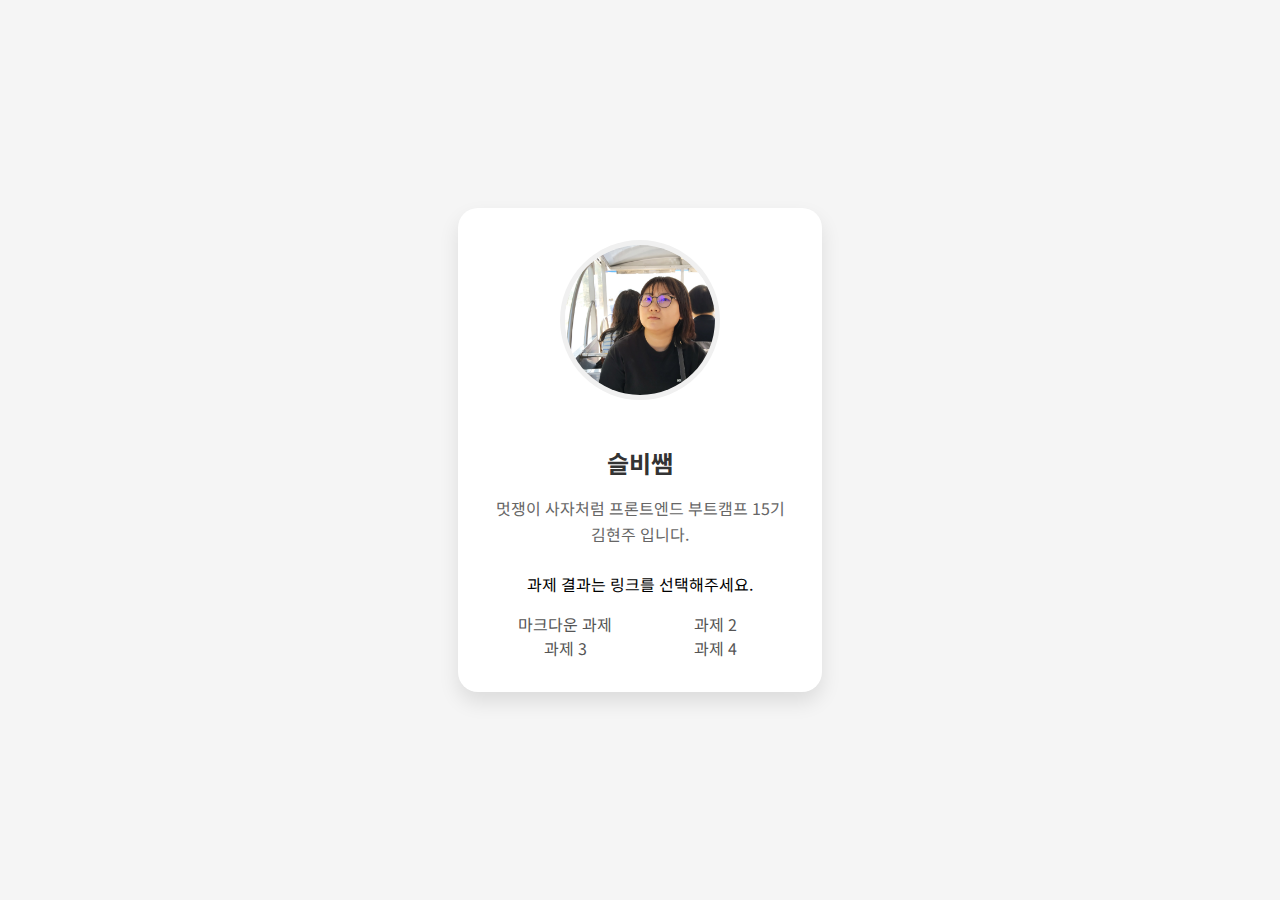
<file: index.html>
<!doctype html>
<html lang="ko">
  <head>
    <meta charset="UTF-8" />
    <meta name="viewport" content="width=device-width, initial-scale=1.0" />
    <title>HTML/CSS 과제</title>
    <style>
      body {
        margin: 0;
        padding: 0;
        font-family: 'Noto Sans KR', sans-serif;
        background-color: #f5f5f5;
        display: flex;
        justify-content: center;
        align-items: center;
        min-height: 100vh;
      }

      .profile-card {
        background: white;
        border-radius: 20px;
        box-shadow: 0 10px 20px rgba(0, 0, 0, 0.1);
        padding: 2rem;
        width: 300px;
        text-align: center;
      }

      .profile-image {
        width: 150px;
        height: 150px;
        border-radius: 50%;
        margin-bottom: 1.5rem;
        object-fit: cover;
        border: 5px solid #f0f0f0;
      }

      .name {
        font-size: 1.5rem;
        font-weight: bold;
        color: #333;
        margin-bottom: 0.5rem;
      }

      .bio {
        color: #666;
        line-height: 1.6;
        margin-bottom: 1.5rem;
      }

      .homework-links {
        display: flex;
        justify-content: center;
        flex-wrap: wrap;
        margin: 0;
        padding: 0;
        list-style: none;
      }

      .homework-links li {
        width: 50%;
      }

      .homework-links a {
        display: block;
        text-align: center;
        color: #555;
        text-decoration: none;
        transition: color 0.3s ease;
      }

      .homework-links a:hover {
        color: #007bff;
      }
    </style>
    <link href="https://fonts.googleapis.com/css2?family=Noto+Sans+KR:wght@400;700&display=swap" rel="stylesheet" />
    <link rel="stylesheet" href="https://cdnjs.cloudflare.com/ajax/libs/font-awesome/5.15.4/css/all.min.css" />
  </head>
  <body>
    <div class="profile-card">
      <!-- 상대 경로로 이미지 삽입하기 -->
      <img src="./src/assets/profiles/img1.jpg" alt="김현주" class="profile-image" />
      <h1 class="name">슬비쌤</h1>
      <p class="bio">멋쟁이 사자처럼 프론트엔드 부트캠프 15기 김현주 입니다.</p>
      <p>과제 결과는 링크를 선택해주세요.</p>
      <ul class="homework-links">
        <li><a href="./src/md/markdown.md">마크다운 과제</a></li>
        <li><a href="./src/avatars/avatars.html">과제 2</a></li>
        <li><a href="">과제 3</a></li>
        <li><a href="">과제 4</a></li>
      </ul>
    </div>
  </body>
</html>
</file>
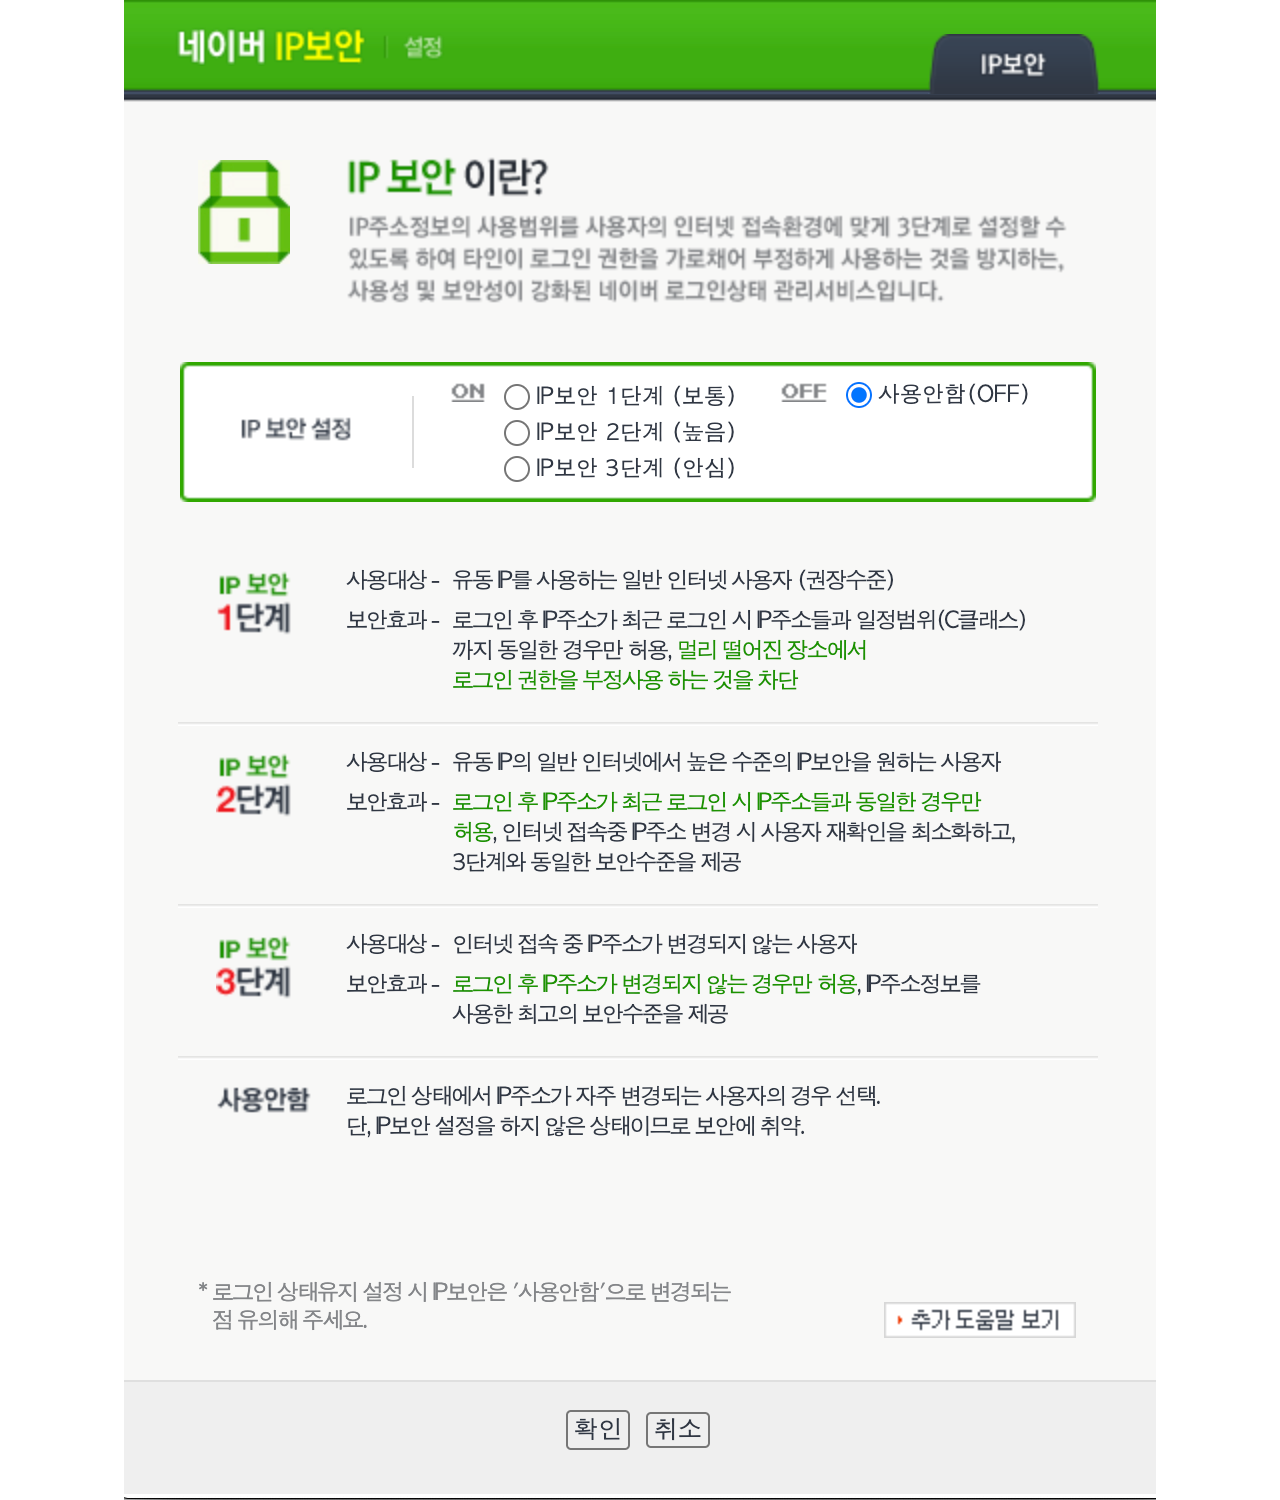
<file: src/login/pages/ip_security.html>
<!doctype html>
<html lang="ko">
  <head>
    <meta charset="UTF-8" />
    <meta name="viewport" content="width=device-width, initial-scale=1.0" />
    <title>네이버 IP 보안 로그인</title>
    <style>
      body {
        margin: 0;
      }

      div {
        display: flex;
        justify-content: center;
      }

      img {
        max-width: 100%;
        height: auto;
        margin: 0 auto;
      }
    </style>
  </head>

  <body>
    <div>
      <img src="./ip-security.png" alt="IP 보안 이란?..." />
    </div>
  </body>
</html>
</file>
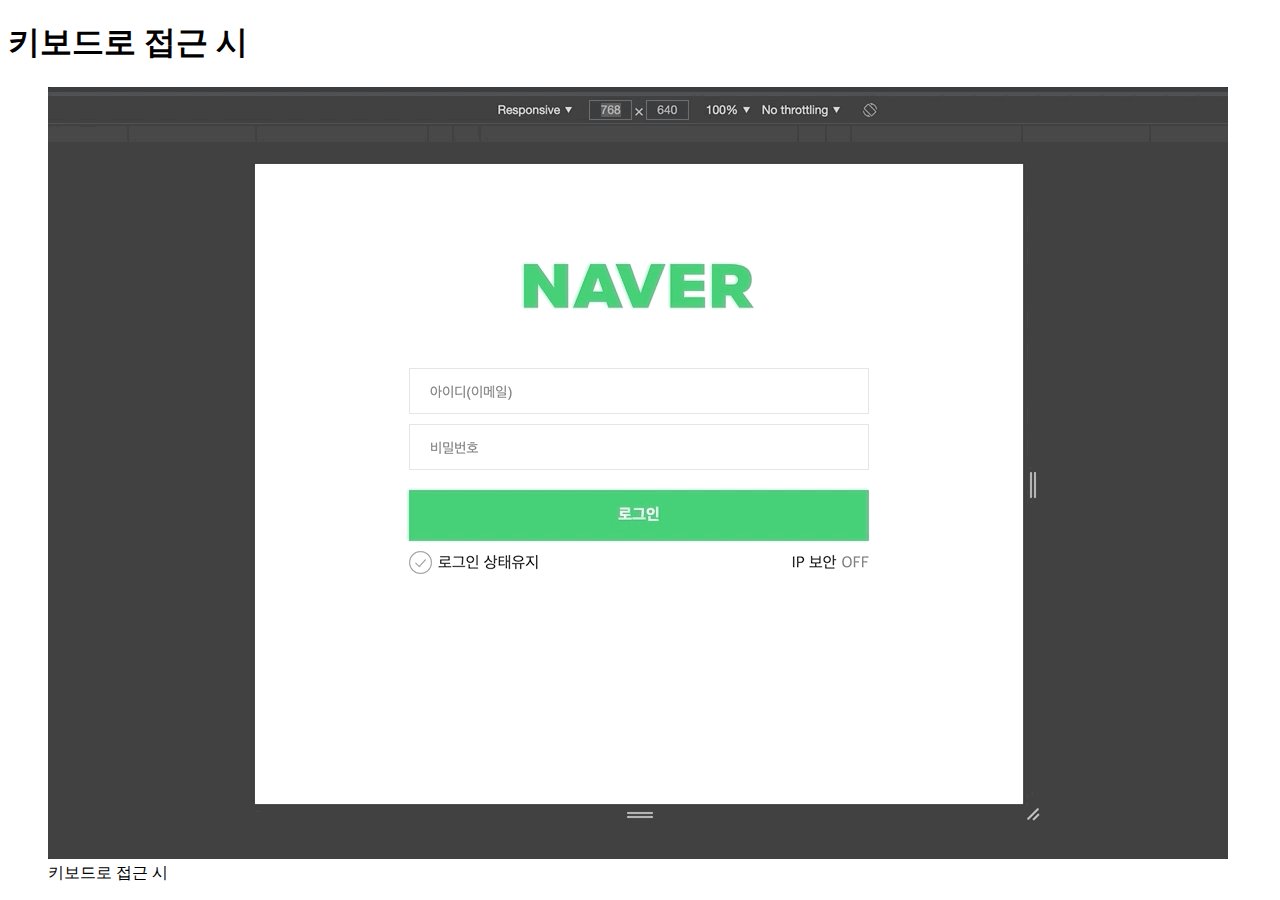
<file: src/login/preview/keyboard.html>
<!doctype html>
<html lang="ko">
  <head>
    <meta charset="UTF-8" />
    <meta name="viewport" content="width=device-width, initial-scale=1.0" />
    <title>키보드로 접근 시</title>
  </head>

  <body>
    <h1>키보드로 접근 시</h1>
    <figure>
      <img src="./images/keyboard.gif" alt="" />
      <figcaption>키보드로 접근 시</figcaption>
    </figure>
  </body>
</html>
</file>
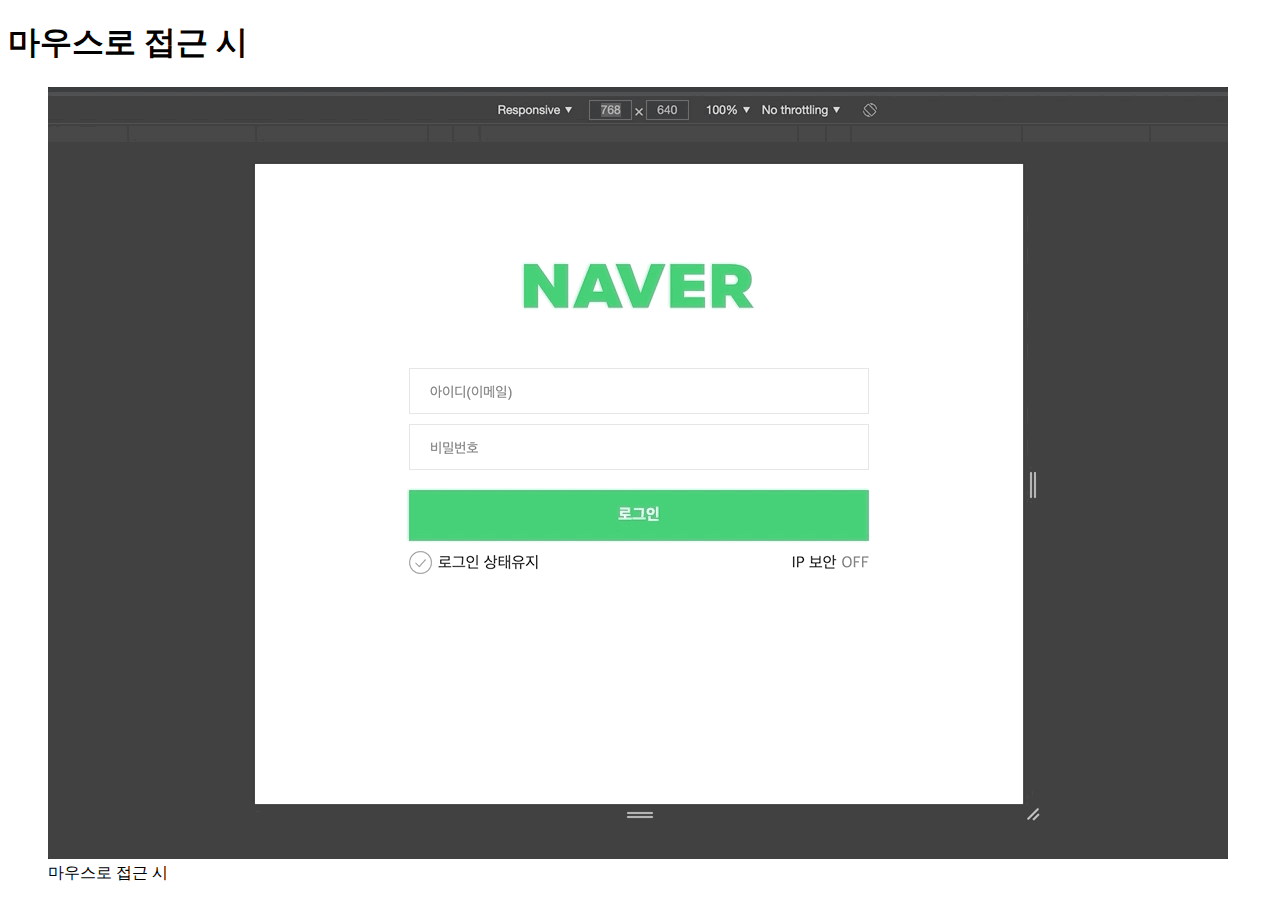
<file: src/login/preview/mouse.html>
<!doctype html>
<html lang="ko">
  <head>
    <meta charset="UTF-8" />
    <meta name="viewport" content="width=device-width, initial-scale=1.0" />
    <title>마우스로 접근 시</title>
  </head>

  <body>
    <h1>마우스로 접근 시</h1>
    <figure>
      <img src="./images/mouse.gif" alt="" />
      <figcaption>마우스로 접근 시</figcaption>
    </figure>
  </body>
</html>
</file>
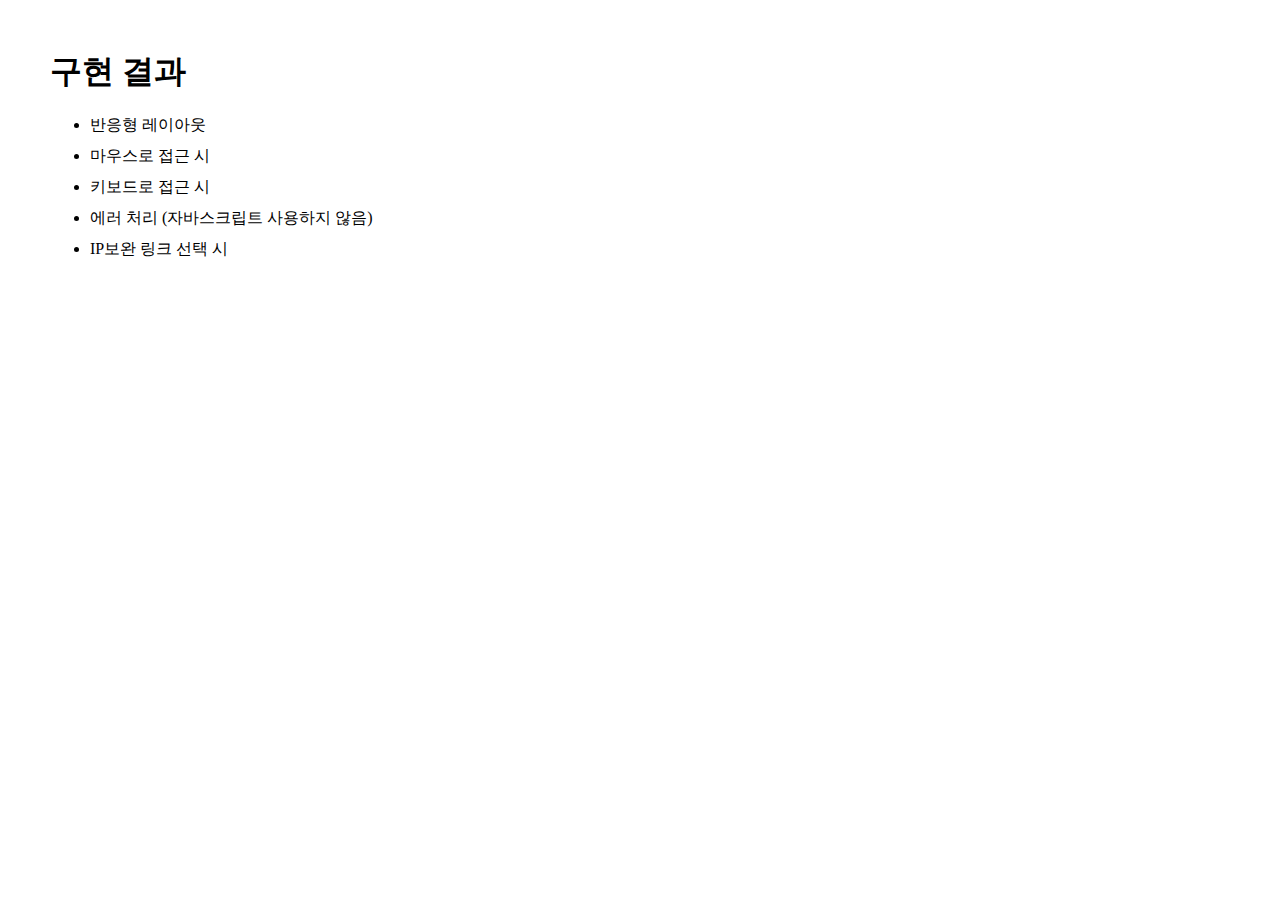
<file: src/login/preview/preview.html>
<!doctype html>
<html lang="ko">
  <head>
    <meta charset="UTF-8" />
    <meta name="viewport" content="width=device-width, initial-scale=1.0" />
    <title>네이버 IP 보안 로그인</title>
    <style>
      body{
        margin: 50px;
      }

      li{
        margin-block: 10px;
      }

      a{
        color: inherit;
        text-decoration: none;
      }
    </style>
  </head>

  <body>
    <h1>구현 결과</h1>
    <ul>
      <li><a href="./rwd.html">반응형 레이아웃</a></li>
      <li><a href="./mouse.html">마우스로 접근 시</a></li>
      <li><a href="./keyboard.html">키보드로 접근 시</a></li>
      <li><a href="./error.html">에러 처리 (자바스크립트 사용하지 않음)</a></li>
      <li><a href="./link.html">IP보완 링크 선택 시</a></li>
    </ul>
  </body>
</html>
</file>
